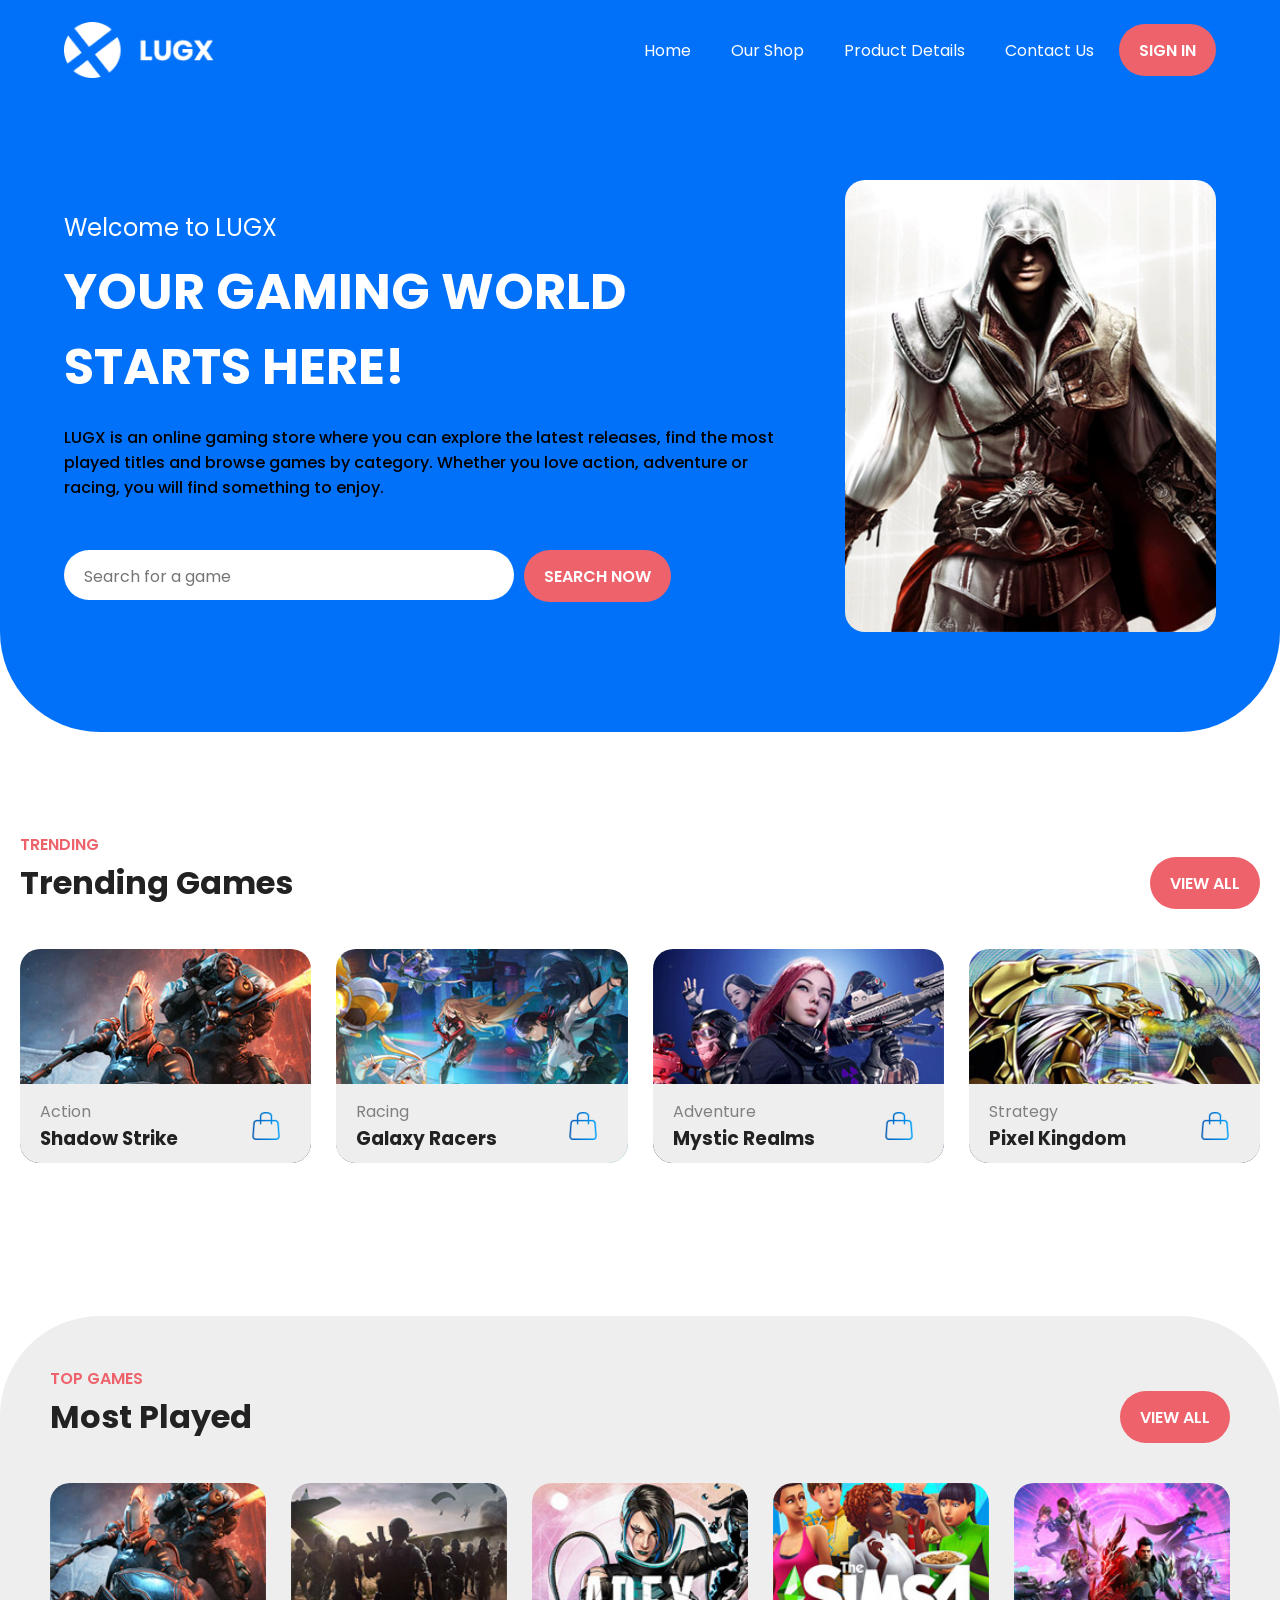
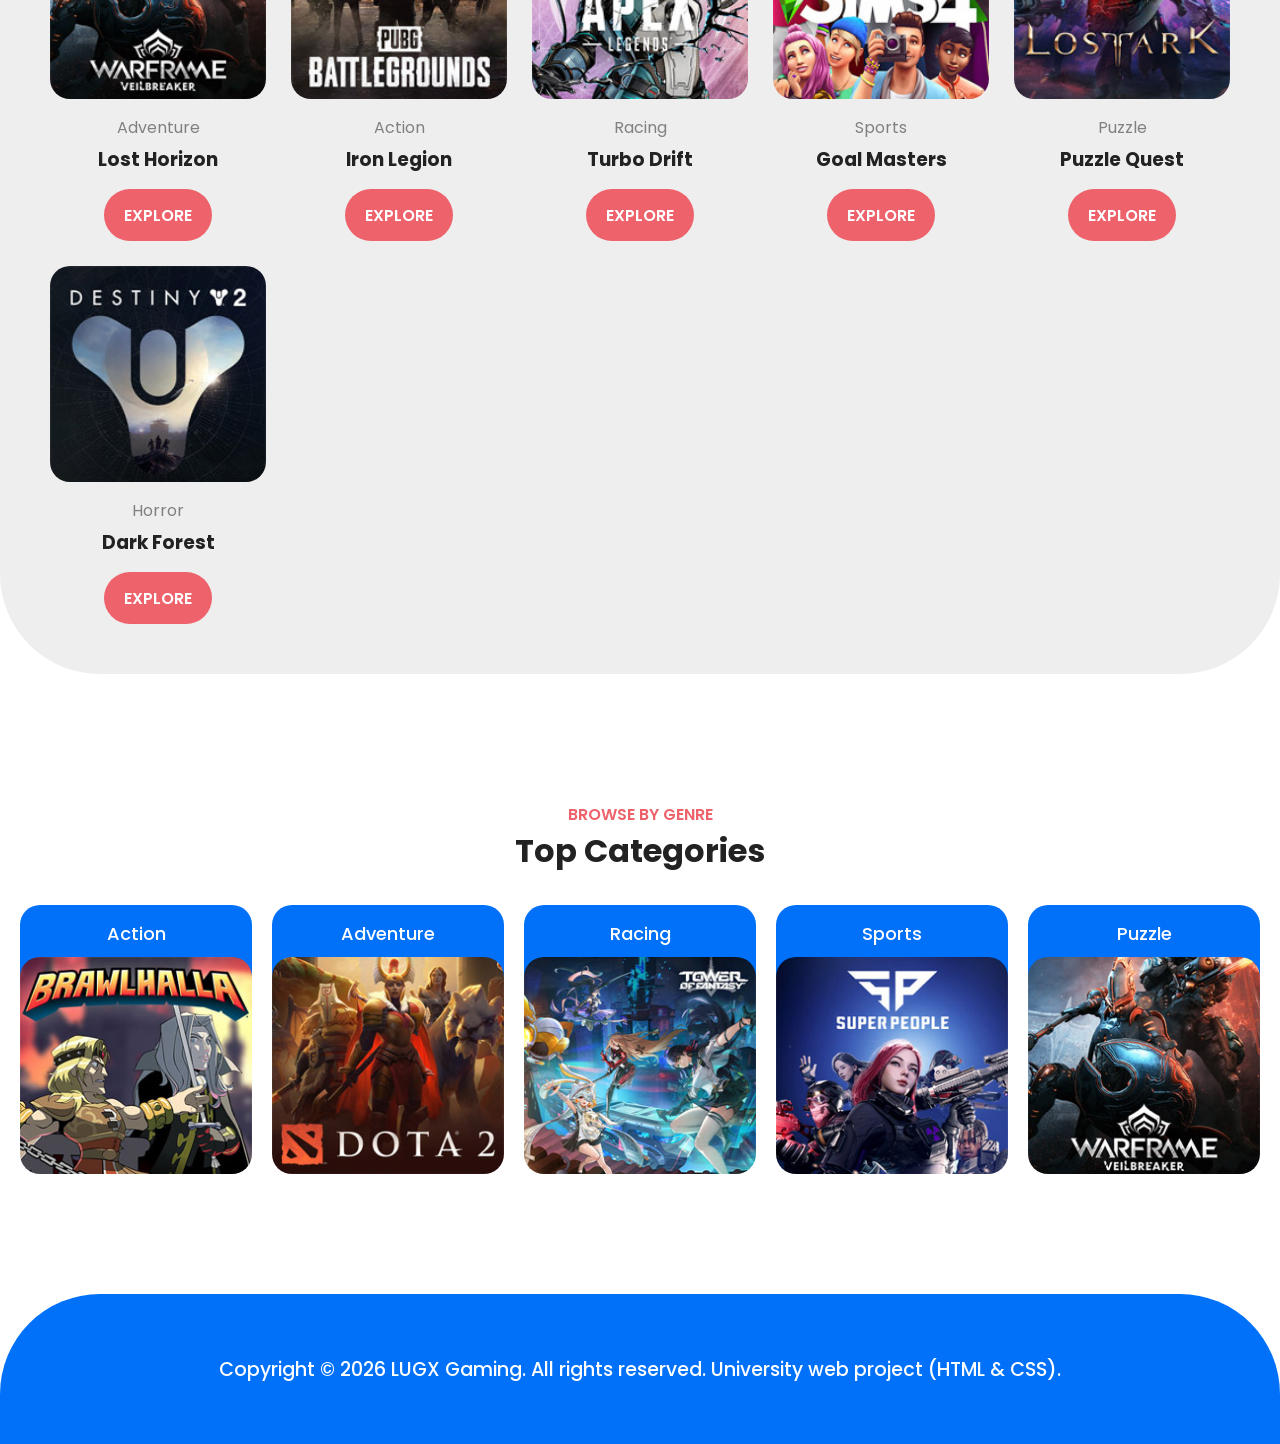
<file: files/index.html>
<!DOCTYPE html>
<html lang="en">
  
  <head>
    <meta charset="UTF-8" />
    <meta name="viewport" content="width=device-width, initial-scale=1.0" />
    <meta
      name="description"
      content="LUGX Gaming - discover trending games, top played titles and popular categories."
    />
    <!-- FONTS -->
    <link
      href="https://fonts.googleapis.com/css2?family=Poppins:wght@300;400;500;600;700&display=swap"
      rel="stylesheet"
    />
    <link rel="stylesheet" href="style.css" />
    <title>LUGX Gaming</title>
  </head>
  <body>
    <!-- HEADER -->
    <div class="headerContainer">
      <div class="header">
        <a href="index.html" class="logo">
          <img src="images/logo.png" alt="LUGX logo" />
        </a>
        <div class="headerLinks">
          <a href="index.html">Home</a>
          <a href="#">Our Shop</a>
          <a href="#">Product Details</a>
          <a href="contactUs.html">Contact Us</a>
          <button class="btn">sign in</button>
        </div>
      </div>
    </div>

    <!-- LANDING PAGE -->
    <div class="landingPageContainer">
      <div class="landingPage">
        <!-- LEFT SIDE -->
        <div class="leftSide">
          <p class="welcome">Welcome to LUGX</p>
          <h1 class="slogan">Your gaming world starts here!</h1>
          <p class="description">
            LUGX is an online gaming store where you can explore the latest
            releases, find the most played titles and browse games by category.
            Whether you love action, adventure or racing, you will find
            something to enjoy.
          </p>
          <div class="searchBar">
            <input type="text" placeholder="Search for a game" />
            <button class="btn searchBtn">search now</button>
          </div>
        </div>

        <!-- RIGHT SIDE -->
        <div class="imageContainer">
          <img src="images/banner-image.jpg" alt="Gaming banner" />
        </div>
      </div>
    </div>

    <!-- TRENDING GAMES SECTION -->
    <div class="trendingContainer">
      <span>Trending</span>
      <div class="trendingHeader">
        <h1>Trending Games</h1>
        <button class="btn">view all</button>
      </div>
      <div class="trendingCard">
        <!-- TRENDING GAME 1 -->
        <div class="card">
          <img src="images/trending-01.jpg" alt="Shadow Strike cover" />
          <div class="cardInfo">
            <div class="cardName">
              <p>Action</p>
              <h3>Shadow Strike</h3>
            </div>
            <a href="#" class="icon">
              <img src="images/online-shopping.png" alt="Add to cart" />
            </a>
          </div>
        </div>

        <!-- TRENDING GAME 2 -->
        <div class="card">
          <img src="images/trending-02.jpg" alt="Galaxy Racers cover" />
          <div class="cardInfo">
            <div class="cardName">
              <p>Racing</p>
              <h3>Galaxy Racers</h3>
            </div>
            <a href="#" class="icon">
              <img src="images/online-shopping.png" alt="Add to cart" />
            </a>
          </div>
        </div>

        <!-- TRENDING GAME 3 -->
        <div class="card">
          <img src="images/trending-03.jpg" alt="Mystic Realms cover" />
          <div class="cardInfo">
            <div class="cardName">
              <p>Adventure</p>
              <h3>Mystic Realms</h3>
            </div>
            <a href="#" class="icon">
              <img src="images/online-shopping.png" alt="Add to cart" />
            </a>
          </div>
        </div>

        <!-- TRENDING GAME 4 -->
        <div class="card">
          <img src="images/trending-04.jpg" alt="Pixel Kingdom cover" />
          <div class="cardInfo">
            <div class="cardName">
              <p>Strategy</p>
              <h3>Pixel Kingdom</h3>
            </div>
            <a href="#" class="icon">
              <img src="images/online-shopping.png" alt="Add to cart" />
            </a>
          </div>
        </div>
      </div>
    </div>

    <!-- MOST PLAYED SECTION -->
    <div class="mostContainer">
      <div class="mostPlayed">
        <span>Top Games</span>
        <div class="mostHeader">
          <h1>Most Played</h1>
          <button class="btn">view all</button>
        </div>

        <div class="mostCards">
          <!-- CARD 1 -->
          <div class="card">
            <div class="cardImg">
              <img src="images/top-game-01.jpg" alt="Lost Horizon cover" />
            </div>
            <div class="cardInfo">
              <p class="genre">Adventure</p>
              <h3 class="cardName">Lost Horizon</h3>
              <button class="btn">explore</button>
            </div>
          </div>
          <!-- CARD 2 -->
          <div class="card">
            <div class="cardImg">
              <img src="images/top-game-02.jpg" alt="Iron Legion cover" />
            </div>
            <div class="cardInfo">
              <p class="genre">Action</p>
              <h3 class="cardName">Iron Legion</h3>
              <button class="btn">explore</button>
            </div>
          </div>
          <!-- CARD 3 -->
          <div class="card">
            <div class="cardImg">
              <img src="images/top-game-03.jpg" alt="Turbo Drift cover" />
            </div>
            <div class="cardInfo">
              <p class="genre">Racing</p>
              <h3 class="cardName">Turbo Drift</h3>
              <button class="btn">explore</button>
            </div>
          </div>
          <!-- CARD 4 -->
          <div class="card">
            <div class="cardImg">
              <img src="images/top-game-04.jpg" alt="Goal Masters cover" />
            </div>
            <div class="cardInfo">
              <p class="genre">Sports</p>
              <h3 class="cardName">Goal Masters</h3>
              <button class="btn">explore</button>
            </div>
          </div>
          <!-- CARD 5 -->
          <div class="card">
            <div class="cardImg">
              <img src="images/top-game-05.jpg" alt="Puzzle Quest cover" />
            </div>
            <div class="cardInfo">
              <p class="genre">Puzzle</p>
              <h3 class="cardName">Puzzle Quest</h3>
              <button class="btn">explore</button>
            </div>
          </div>
          <!-- CARD 6 -->
          <div class="card">
            <div class="cardImg">
              <img src="images/top-game-06.jpg" alt="Dark Forest cover" />
            </div>
            <div class="cardInfo">
              <p class="genre">Horror</p>
              <h3 class="cardName">Dark Forest</h3>
              <button class="btn">explore</button>
            </div>
          </div>
        </div>
      </div>
    </div>

    <!-- TOP CATEGORIES -->
    <div class="categoryContainer">
      <div class="category">
        <div class="categoryHeader">
          <span>Browse by genre</span>
          <h1>Top Categories</h1>
        </div>

        <div class="categoryCards">
          <!-- CARD 1 -->
          <div class="card">
            <div class="genre">Action</div>
            <div class="cardImg">
              <img src="images/categories-01.jpg" alt="Action games" />
            </div>
          </div>
          <!-- CARD 2 -->
          <div class="card">
            <div class="genre">Adventure</div>
            <div class="cardImg">
              <img src="images/categories-02.jpg" alt="Adventure games" />
            </div>
          </div>
          <!-- CARD 3 -->
          <div class="card">
            <div class="genre">Racing</div>
            <div class="cardImg">
              <img src="images/categories-03.jpg" alt="Racing games" />
            </div>
          </div>
          <!-- CARD 4 -->
          <div class="card">
            <div class="genre">Sports</div>
            <div class="cardImg">
              <img src="images/categories-04.jpg" alt="Sports games" />
            </div>
          </div>
          <!-- CARD 5 -->
          <div class="card">
            <div class="genre">Puzzle</div>
            <div class="cardImg">
              <img src="images/categories-05.jpg" alt="Puzzle games" />
            </div>
          </div>
        </div>
      </div>
    </div>

    <!-- FOOTER -->
    <div class="footerContainer">
      <div class="footer">
        Copyright &copy; 2026 LUGX Gaming. All rights reserved. University web
        project (HTML &amp; CSS).
      </div>
    </div>
  </body>
</html>
</file>
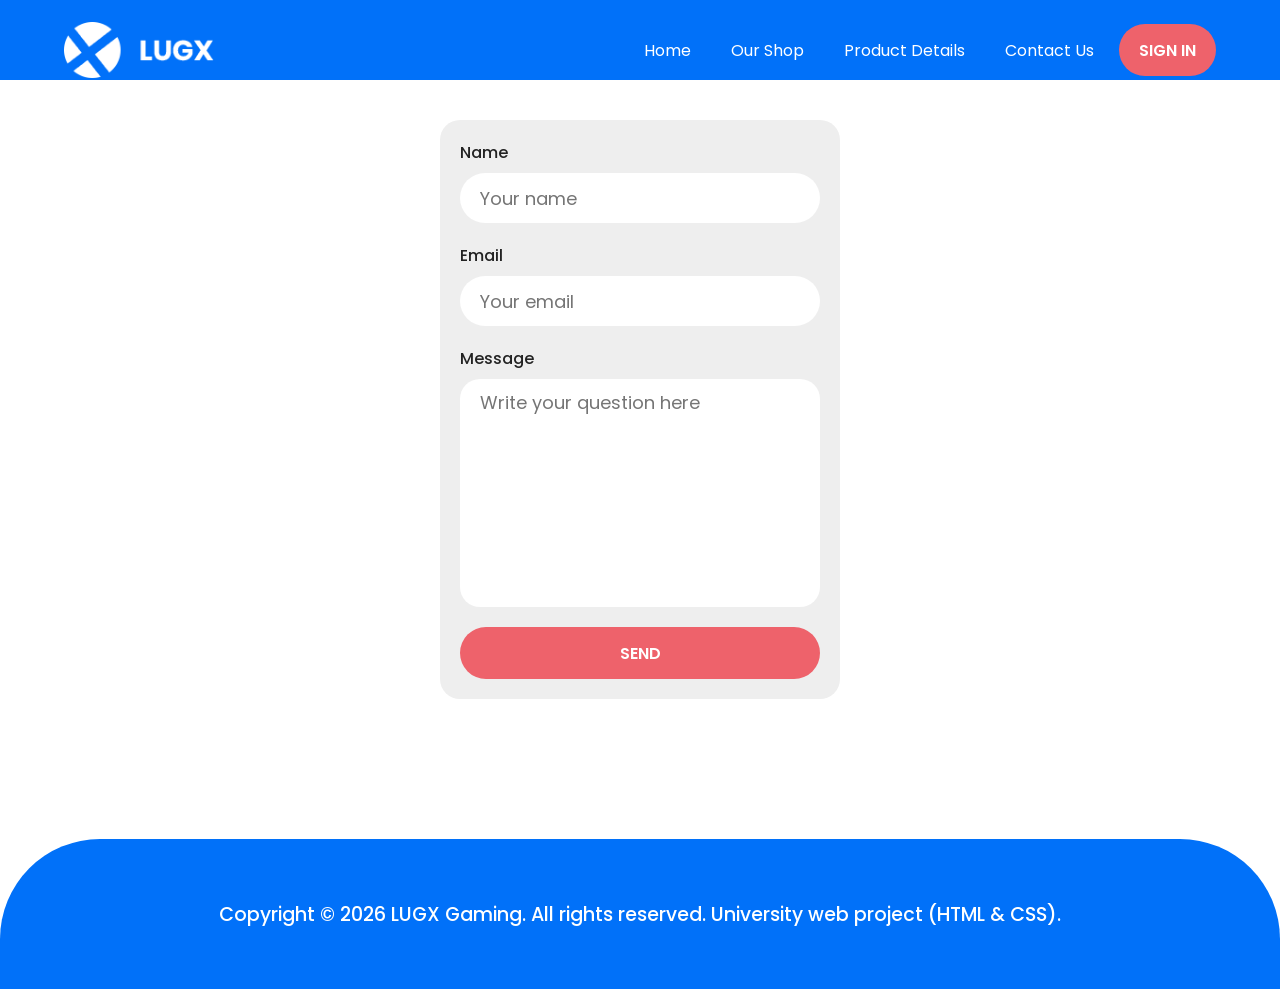
<file: files/contactUs.html>
<!DOCTYPE html>
<html lang="en">
  <head>
    <meta charset="UTF-8" />
    <meta name="viewport" content="width=device-width, initial-scale=1.0" />
    <!-- FONTS -->
    <link
      href="https://fonts.googleapis.com/css2?family=Poppins:wght@300;400;500;600;700&display=swap"
      rel="stylesheet"
    />
    <link rel="stylesheet" href="style.css" />
    <title>Contact Us | LUGX Gaming</title>
  </head>
  <body>
    <!-- HEADER -->
    <div class="headerContainer">
      <div class="header">
        <a href="index.html" class="logo">
          <img src="images/logo.png" alt="LUGX logo" />
        </a>
        <div class="headerLinks">
          <a href="index.html">Home</a>
          <a href="#">Our Shop</a>
          <a href="#">Product Details</a>
          <a href="contactUs.html">Contact Us</a>
          <button class="btn">sign in</button>
        </div>
      </div>
    </div>

    <!-- FORM -->
    <div class="formContainer">
      <form action="index.html">
        <label for="name">Name</label>
        <input type="text" id="name" name="name" placeholder="Your name" />

        <label for="email">Email</label>
        <input type="email" id="email" name="email" placeholder="Your email" />

        <label for="question">Message</label>
        <textarea
          id="question"
          name="question"
          cols="30"
          rows="8"
          placeholder="Write your question here"
        ></textarea>

        <button type="submit" class="btn">Send</button>
      </form>
    </div>

    <!-- FOOTER -->
    <div class="footerContainer">
      <div class="footer">
        Copyright &copy; 2026 LUGX Gaming. All rights reserved. University web
        project (HTML &amp; CSS).
      </div>
    </div>
  </body>
</html>
</file>
<file: files/style.css>
/* ===== RESET & BASE ===== */
*,
*::before,
*::after {
    box-sizing: border-box;
}

body {
    padding: 0;
    margin: 0;
    font-family: 'Poppins', Arial, sans-serif;
    color: #222;
}

img {
    display: block;
    max-width: 100%;
    height: auto;
}

/* ===== HEADER ===== */
.headerContainer {
    background-color: #0171F9;
}

.header {
    min-height: 80px;
    color: #fff;
    display: flex;
    flex-wrap: wrap;
    justify-content: space-between;
    align-items: center;
    gap: 15px;
    padding: 20px clamp(16px, 5vw, 100px) 0;
    max-width: 1300px;
    margin: auto;
}

.logo img {
    width: 150px;
}

.headerLinks {
    display: flex;
    flex-wrap: wrap;
    justify-content: flex-end;
    align-items: center;
    gap: 10px;
}

.headerLinks a {
    text-decoration: none;
    color: #fff;
    padding: 10px 15px;
    border-radius: 50px;
    transition: .3s;
}

.headerLinks a:hover {
    background-color: #1A7FF9;
}
/* END HEADER */

/* ===== BUTTON ===== */
.btn {
    border-radius: 50px;
    height: 52px;
    border: none;
    font-family: inherit;
    font-weight: 600;
    font-size: medium;
    padding: 0 20px;
    background-color: #EE626B;
    color: #fff;
    text-transform: uppercase;
    transition: .3s;
}

.btn:hover {
    background-color: #9E4147;
    cursor: pointer;
}

/* ===== LANDING PAGE ===== */
.landingPageContainer {
    background-color: #0171F9;
    border-radius: 0 0 clamp(40px, 8vw, 100px) clamp(40px, 8vw, 100px);
}

.landingPage {
    display: flex;
    align-items: center;
    gap: 40px;
    color: #fff;
    padding: clamp(40px, 8vw, 100px) clamp(16px, 5vw, 100px);
    max-width: 1300px;
    margin: auto;
}

.leftSide {
    flex: 8;
}

.imageContainer {
    flex: 4;
}

.imageContainer img {
    width: 100%;
    border-radius: 20px;
}

.landingPage .welcome {
    font-size: x-large;
    margin: 0;
}

.landingPage .slogan {
    text-transform: uppercase;
    font-weight: 700;
    font-size: clamp(30px, 5vw, 50px);
    margin: 10px 0 20px;
}

.landingPage .description {
    color: #000;
    max-width: 80ch;
    font-weight: 500;
}

.searchBar {
    display: flex;
    gap: 10px;
    margin-top: 50px;
}

.searchBar input {
    flex: 1;
    min-width: 0;
    max-width: 450px;
    height: 50px;
    border-radius: 50px;
    border: none;
    outline: none;
    font-family: inherit;
    font-size: large;
    padding-left: 20px;
}

.searchBar input:focus {
    box-shadow: 0 0 0 3px #EE626B;
}

.searchBar input::placeholder {
    font-size: medium;
}
/* END LANDING PAGE */

/* ===== SHARED SECTION TEXT ===== */
.trendingContainer span,
.mostContainer span,
.categoryHeader span {
    text-transform: uppercase;
    color: #EE626B;
    font-weight: 600;
}

.trendingHeader,
.mostHeader {
    display: flex;
    flex-wrap: wrap;
    justify-content: space-between;
    align-items: center;
    gap: 15px;
    padding-bottom: 40px;
}

.trendingHeader h1,
.mostHeader h1,
.categoryHeader h1 {
    margin-top: 0;
    margin-bottom: 0;
}

.card {
    transition: .3s;
}

/* ===== TRENDING GAMES ===== */
.trendingContainer {
    max-width: 1300px;
    margin: clamp(50px, 8vw, 100px) auto 0;
    padding: 0 clamp(16px, 3vw, 20px);
}

.trendingCard {
    display: grid;
    grid-template-columns: repeat(auto-fit, minmax(230px, 1fr));
    gap: 25px;
}

.trendingCard .card {
    position: relative;
    overflow: hidden;
    border-radius: 20px;
}

.trendingCard .card > img {
    width: 100%;
}

.trendingCard .card .cardInfo {
    position: absolute;
    bottom: 0;
    left: 0;
    width: 100%;
    background-color: #EEEEEE;
    padding: 15px 0 10px;
    display: flex;
    justify-content: space-between;
    align-items: center;
}

.trendingCard .cardName {
    padding: 0 20px;
}

.trendingCard .cardName h3 {
    margin: 0;
}

.trendingCard .cardName p {
    color: gray;
    margin: 0;
}

.trendingCard .cardInfo .icon {
    margin-right: 20px;
}

.trendingCard .cardInfo .icon img {
    width: 50px;
    transition: .3s;
}

.trendingCard .cardInfo .icon img:hover {
    transform: scale(1.3);
}
/* END TRENDING GAMES */

/* ===== MOST PLAYED ===== */
.mostContainer {
    background-color: #EEEEEE;
    margin-top: clamp(80px, 12vw, 200px);
    padding: clamp(30px, 5vw, 50px) clamp(16px, 4vw, 50px);
    border-radius: clamp(40px, 8vw, 100px);
}

.mostPlayed,
.category {
    max-width: 1300px;
    margin: auto;
}

.mostCards {
    display: grid;
    grid-template-columns: repeat(auto-fit, minmax(190px, 1fr));
    gap: 25px;
}

.cardImg img {
    width: 100%;
    border-radius: 20px;
}

.mostCards .cardInfo {
    display: flex;
    flex-direction: column;
    align-items: center;
    text-align: center;
}

.mostCards .cardInfo .genre {
    margin-bottom: 0;
    color: gray;
}

.mostCards .cardInfo .cardName {
    margin: 5px 0 15px;
}
/* END MOST PLAYED */

/* ===== TOP CATEGORIES ===== */
.categoryContainer {
    margin-top: clamp(70px, 10vw, 150px);
    padding: 0 clamp(16px, 3vw, 20px);
}

.categoryHeader {
    display: flex;
    flex-direction: column;
    align-items: center;
    text-align: center;
}

.categoryCards {
    display: grid;
    grid-template-columns: repeat(auto-fit, minmax(160px, 1fr));
    gap: 20px;
    margin-top: 30px;
}

.category .card .cardImg {
    position: relative;
    top: -20px;
}

.category .card .genre {
    background-color: #0171F9;
    text-align: center;
    color: #fff;
    padding: 15px 0 30px 0;
    font-size: large;
    font-weight: 500;
    border-radius: 20px 20px 0 0;
}

.category .card:hover {
    transform: scale(1.05);
}
/* END TOP CATEGORIES */

/* ===== FOOTER ===== */
.footerContainer {
    background-color: #0171F9;
    min-height: 150px;
    border-radius: clamp(40px, 8vw, 100px) clamp(40px, 8vw, 100px) 0 0;
    margin-top: clamp(50px, 8vw, 100px);
    display: flex;
    align-items: center;
    padding: 20px;
}

.footer {
    max-width: 1300px;
    margin: auto;
    text-align: center;
    color: #fff;
    font-weight: 500;
    font-size: larger;
}
/* END FOOTER */

/* ===== CONTACT FORM ===== */
.formContainer {
    display: flex;
    justify-content: center;
    max-width: 1300px;
    margin: auto;
    padding: 40px 16px;
}

.formContainer form {
    background-color: #EEEEEE;
    display: flex;
    flex-direction: column;
    gap: 20px;
    width: 100%;
    max-width: 400px;
    padding: 20px;
    border-radius: 20px;
}

.formContainer label {
    font-weight: 500;
    margin-bottom: -12px;
}

.formContainer input,
.formContainer textarea {
    outline: none;
    border: none;
    font-family: inherit;
    font-size: large;
    padding-left: 20px;
    width: 100%;
}

.formContainer input {
    height: 50px;
    border-radius: 50px;
}

.formContainer textarea {
    border-radius: 20px;
    padding-top: 10px;
    resize: none;
}

.formContainer input:focus,
.formContainer textarea:focus {
    box-shadow: 0 0 0 3px #0171F9;
}
/* END CONTACT FORM */

/* ===== RESPONSIVE: TABLET ===== */
@media (max-width: 900px) {
    .landingPage {
        flex-direction: column;
    }

    .leftSide,
    .imageContainer {
        flex: none;
        width: 100%;
    }

    .landingPage .description {
        max-width: 100%;
    }
}

/* ===== RESPONSIVE: MOBILE ===== */
@media (max-width: 600px) {
    .header {
        flex-direction: column;
        justify-content: center;
        padding-bottom: 15px;
    }

    .headerLinks {
        justify-content: center;
    }

    .headerLinks a {
        padding: 8px 12px;
        font-size: 14px;
    }

    .searchBar {
        flex-direction: column;
        margin-top: 30px;
    }

    .searchBar input {
        max-width: 100%;
    }

    .trendingHeader,
    .mostHeader {
        flex-direction: column;
        align-items: flex-start;
    }

    .footer {
        font-size: medium;
    }
}
</file>
